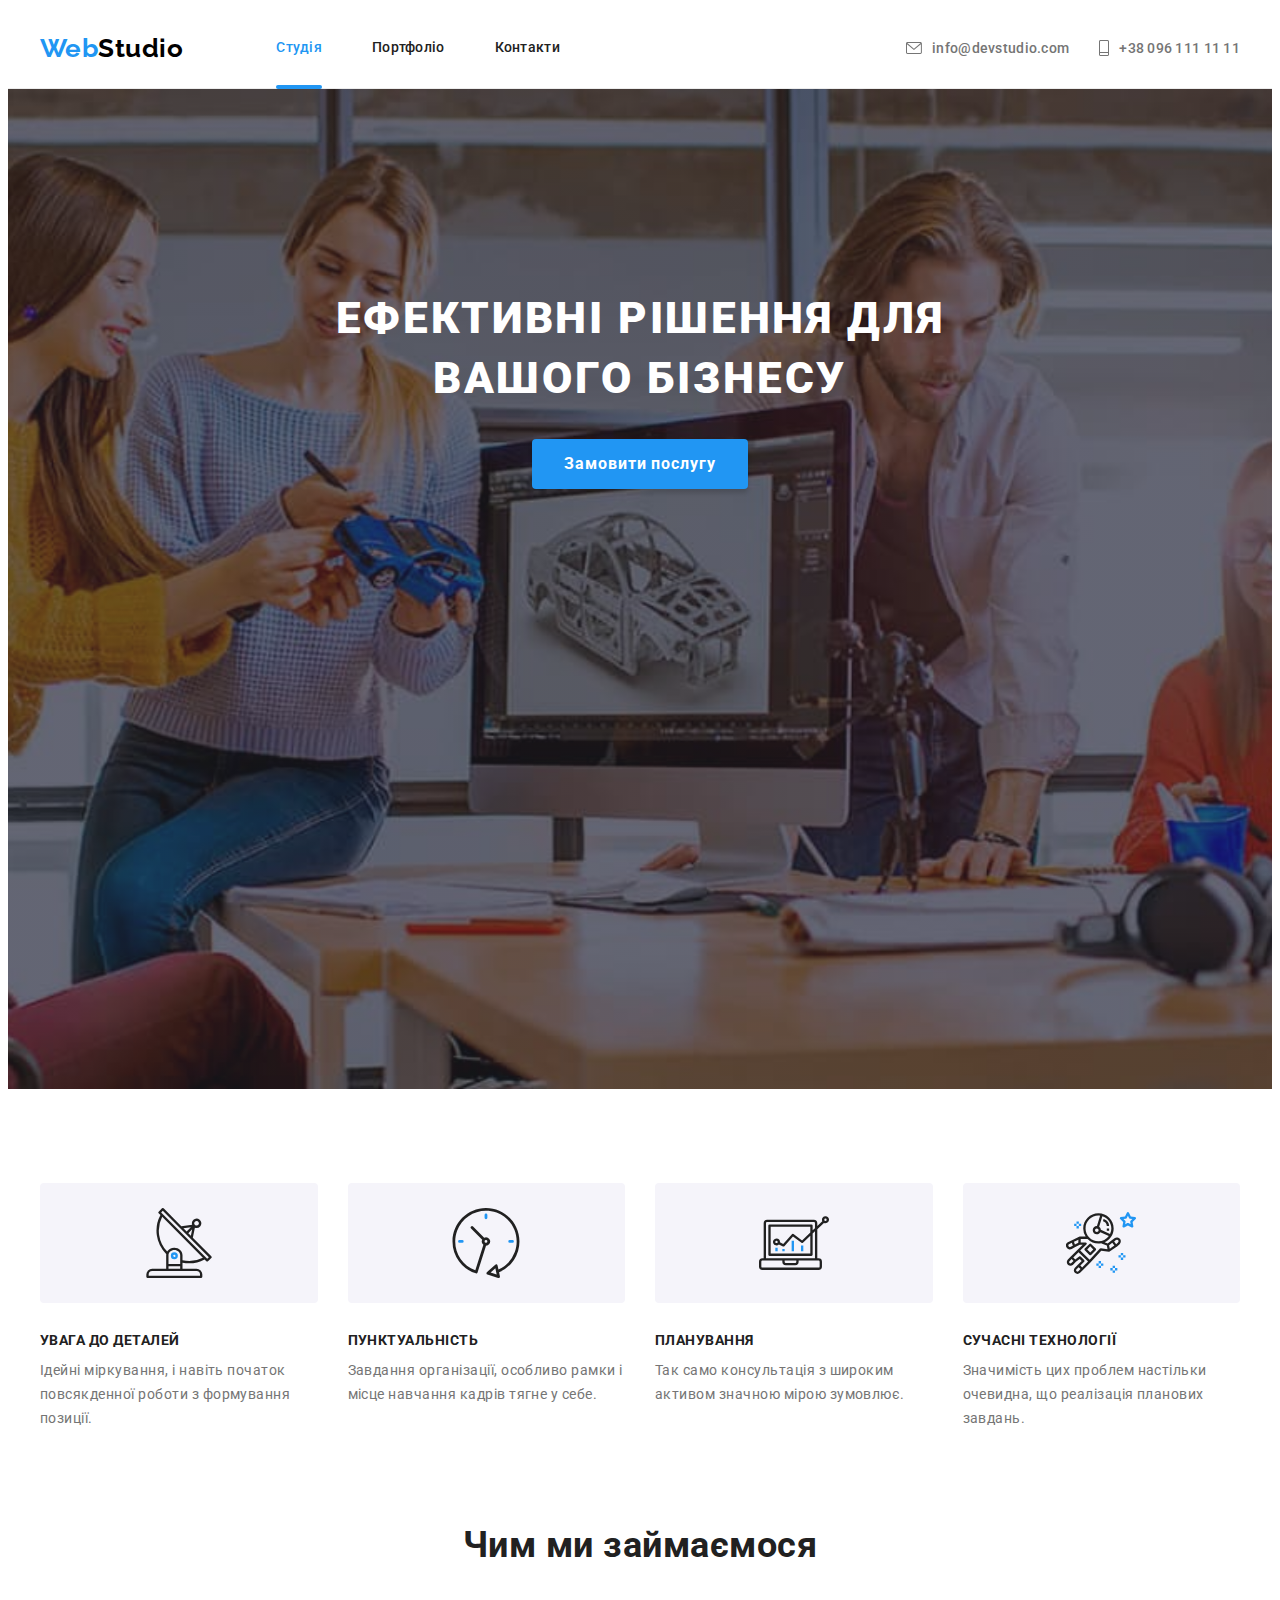
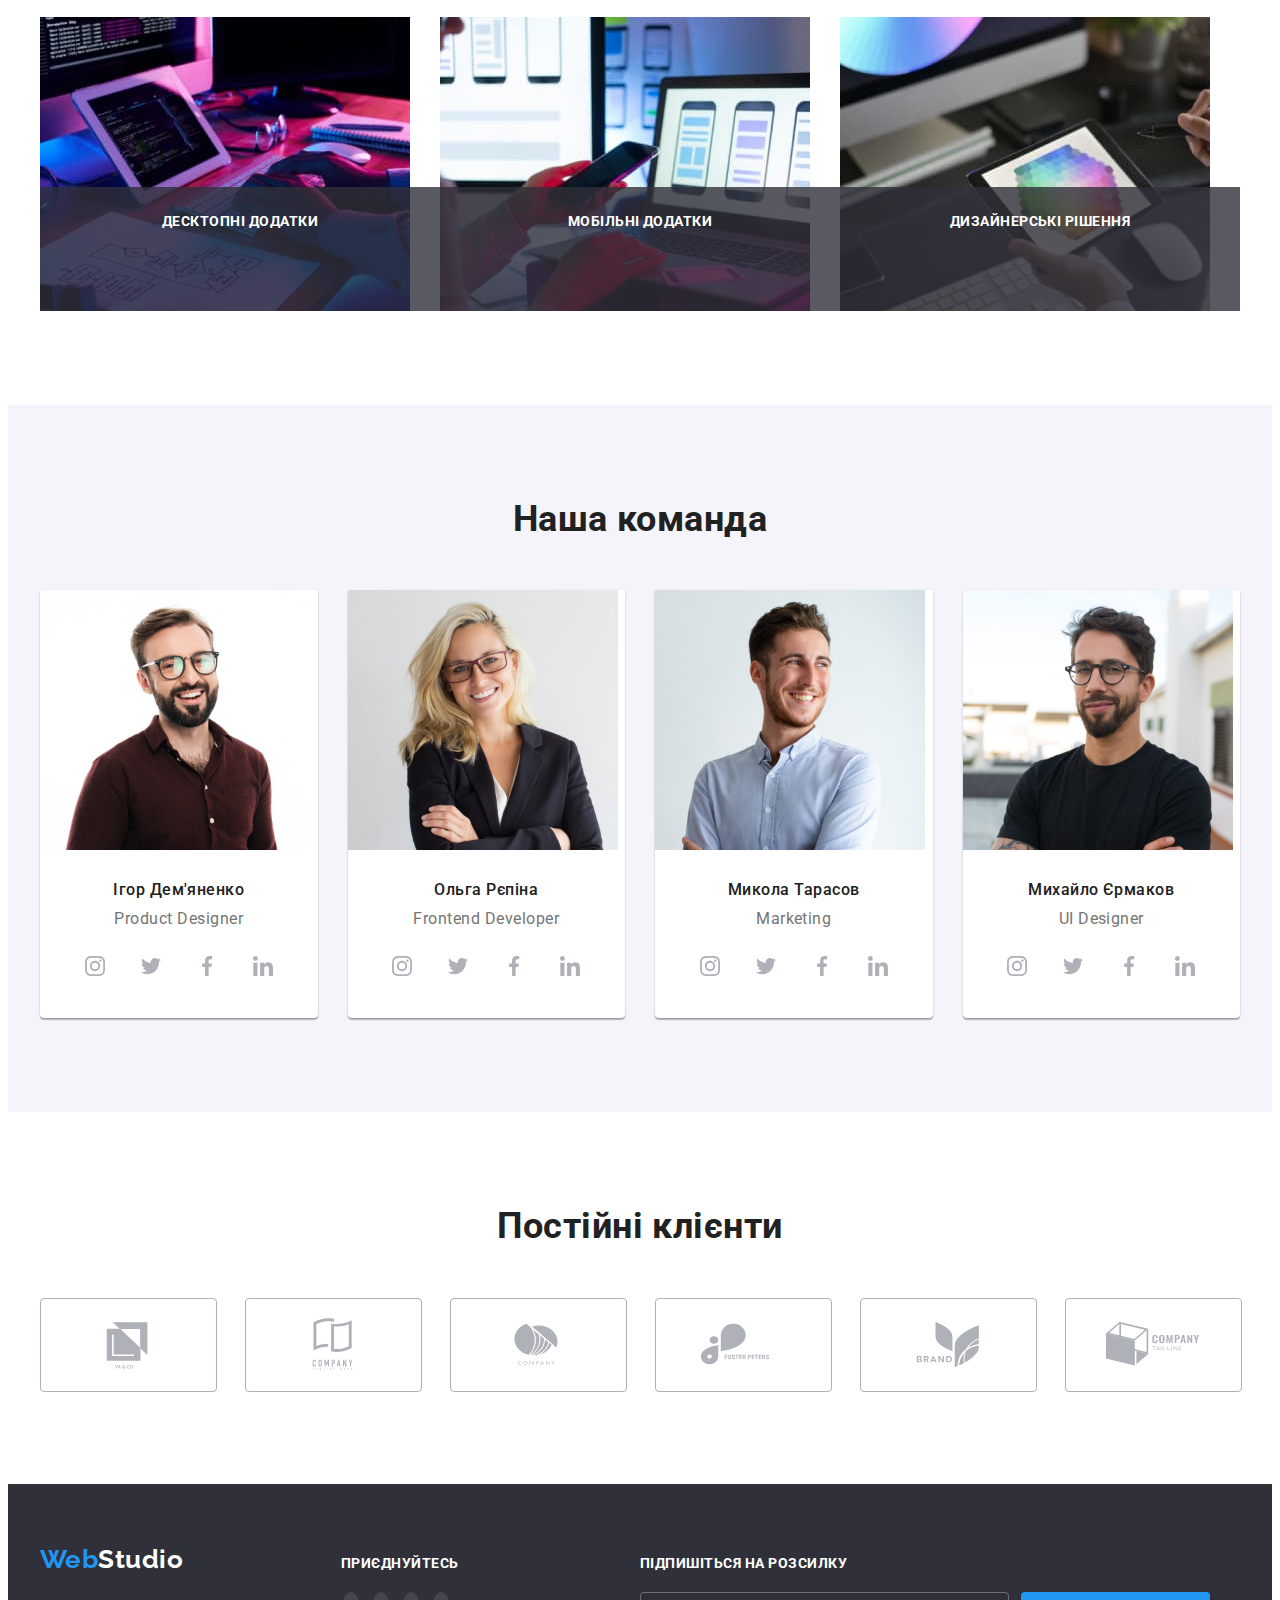
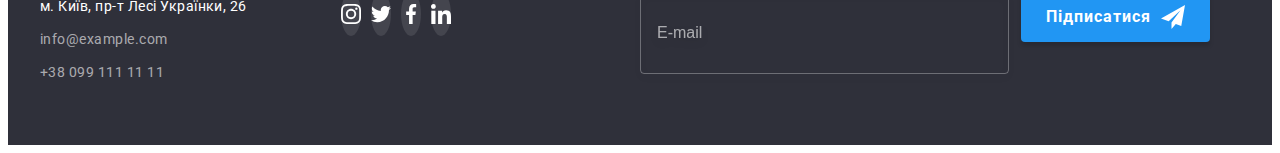
<file: index.html>
<!DOCTYPE html>
<html lang="uk">
  <head>
    <meta charset="UTF-8" />
    <meta http-equiv="X-UA-Compatible" content="IE=edge" />
    <meta name="viewport" content="width=device-width, initial-scale=1.0" />
    <title>Студія</title>
    <link rel="preconnect" href="https://fonts.googleapis.com" />
    <link rel="preconnect" href="https://fonts.gstatic.com" crossorigin />
    <link
      href="https://fonts.googleapis.com/css2?family=Raleway:wght@700&family=Roboto:wght@400;500;700;900&display=swap"
      rel="stylesheet"
    />
    <link
      rel="stylesheet"
      href="https://cdnjs.cloudflare.com/ajax/libs/modern-normalize/1.1.0/modern-normalize.min.css"
      integrity="sha512-wpPYUAdjBVSE4KJnH1VR1HeZfpl1ub8YT/NKx4PuQ5NmX2tKuGu6U/JRp5y+Y8XG2tV+wKQpNHVUX03MfMFn9Q=="
      crossorigin="anonymous"
      referrerpolicy="no-referrer"
    />
    <link rel="stylesheet" href="./css/styles.css" />
  </head>
  <body>
    <header class="header">
      <div class="container header-box">
        <nav class="nav">
          <a class="logo" href="./index.html"
            >Web<span class="header-logo">Studio</span></a
          >
          <ul class="header-nav-list list">
            <li>
              <a class="header-nav link current" href="./index.html">Студія</a>
            </li>
            <li>
              <a class="header-nav link" href="./portfolio.html">Портфоліо</a>
            </li>
            <li><a class="header-nav link" href="">Контакти</a></li>
          </ul>
        </nav>
        <ul class="header-link-list list">
          <li class="header-link-item">
            <a class="header-link link" href="mailto:info@devstudio.com"
              ><svg class="header-link-icon" width="16" height="12">
                <use href="./images/icons.svg#icon-mail"></use>
              </svg>info@devstudio.com
            </a>
          </li>
          <li class="header-link-item">
            <a class="header-link link" href="tel:+380961111111"
              ><svg class="header-link-icon" width="10" height="16">
                <use href="./images/icons.svg#icon-tel"></use>
              </svg>+38 096 111 11 11
            </a>
          </li>
        </ul>
      </div>
    </header>
    <main>
      <!--hero-->
      <section class="hero section">
        <div class="container">
          <h1 class="hero-title">Ефективні рішення для вашого бізнесу</h1>
          <button class="hero-btn btn" type="button" data-modal-open>Замовити послугу</button>
        </div>
      </section>
      <!--advantage-->
      <section class="advantage section">
        <div class="container">
          <h2 class="visually-hidden">переваги</h2>
          <ul class="advantage-list list">
            <li class="advantage-item">
              <div class="advantage-fon-icon">
                <svg class="advantage-icon" width="70" height="70">
                  <use href="./images/icons.svg#icon-antenna"></use>
                </svg>
              </div>
              <h3 class="advantage-title">Увага до деталей</h3>
              <p class="advantage-text">
                Ідейні міркування, і навіть початок повсякденної роботи з
                формування позиції.
              </p>
            </li>
            <li class="advantage-item">
              <div class="advantage-fon-icon">
                <svg class="advantage-icon" width="70" height="70">
                  <use href="./images/icons.svg#icon-clock"></use>
                </svg>
              </div>
              <h3 class="advantage-title">Пунктуальність</h3>
              <p class="advantage-text">
                Завдання організації, особливо рамки і місце навчання кадрів
                тягне у себе.
              </p>
            </li>
            <li class="advantage-item">
              <div class="advantage-fon-icon">
                <svg class="advantage-icon" width="70" height="70">
                  <use href="./images/icons.svg#icon-diagram"></use>
                </svg>
              </div>
              <h3 class="advantage-title">Планування</h3>
              <p class="advantage-text">
                Так само консультація з широким активом значною мірою зумовлює.
              </p>
            </li>
            <li class="advantage-item">
              <div class="advantage-fon-icon">
                <svg class="advantage-icon" width="70" height="70">
                  <use href="./images/icons.svg#icon-astronaut"></use>
                </svg>
              </div>
              <h3 class="advantage-title">Сучасні технології</h3>
              <p class="advantage-text">
                Значимість цих проблем настільки очевидна, що реалізація
                планових завдань.
              </p>
            </li>
          </ul>
        </div>
      </section>
      <!--work-->
      <section class="work section">
        <div class="container">
          <h2 class="work-title title">Чим ми займаємося</h2>
          <ul class="work-list list">
            <li class="work-item">
              <img
                src="./images/box1.jpg"
                alt="справа1"
                width="370"
                height="294"
              />
              <h3 class="work-item-title">Десктопні додатки</h3>
            </li>
            <li class="work-item">
              <img
                src="./images/box2.jpg"
                alt="справа2"
                width="370"
                height="294"
              />
              <h3 class="work-item-title">Мобільні додатки</h3>
            </li>
            <li class="work-item">
              <img
                src="./images/box3.jpg"
                alt="справа3"
                width="370"
                height="294"
              />
              <h3 class="work-item-title">Дизайнерські рішення</h3>
            </li>
          </ul>
        </div>
      </section>
      <!--team-->
      <section class="team section">
        <div class="container">
          <h2 class="team-title title">Наша команда</h2>
          <ul class="team-list list">
            <li class="team-item">
              <img
                src="./images/member1.jpg"
                alt="учасник1"
                width="270"
                height="260"
              />
              <div class="team-box-title">
                <h3 class="team-item-title">Ігор Дем'яненко</h3>
                <p class="team-item-text">Product Designer</p>
                <ul class="team-soc list">
                  <li class="team-soc-item">
                    <a
                      class="team-soc-link link"
                      target="_blank"
                      rel="noreferrer noopener nofollow"
                      href=""
                    >
                      <svg class="team-soc-icon" width="20" height="20">
                        <use href="./images/icons.svg#icon-instagram"></use>
                      </svg>
                    </a>
                  </li>
                  <li class="team-soc-item">
                    <a
                      class="team-soc-link link"
                      target="_blank"
                      rel="noreferrer noopener nofollow"
                      href=""
                    >
                      <svg class="team-soc-icon" width="20" height="20">
                        <use href="./images/icons.svg#icon-twitter"></use>
                      </svg>
                    </a>
                  </li>
                  <li class="team-soc-item">
                    <a
                      class="team-soc-link link"
                      target="_blank"
                      rel="noreferrer noopener nofollow"
                      href=""
                    >
                      <svg class="team-soc-icon" width="20" height="20">
                        <use href="./images/icons.svg#icon-facebook"></use>
                      </svg>
                    </a>
                  </li>
                  <li class="team-soc-item">
                    <a
                      class="team-soc-link link"
                      target="_blank"
                      rel="noreferrer noopener nofollow"
                      href=""
                    >
                      <svg class="team-soc-icon" width="20" height="20">
                        <use href="./images/icons.svg#icon-linkedin"></use>
                      </svg>
                    </a>
                  </li>
                </ul>
              </div>
            </li>
            <li class="team-item">
              <img
                src="./images/member2.jpg"
                alt="учасник2"
                width="270"
                height="260"
              />
              <div class="team-box-title">
                <h3 class="team-item-title">Ольга Рєпіна</h3>
                <p class="team-item-text">Frontend Developer</p>
                <ul class="team-soc list">
                  <li class="team-soc-item">
                    <a
                      class="team-soc-link link"
                      target="_blank"
                      rel="noreferrer noopener nofollow"
                      href=""
                    >
                      <svg class="team-soc-icon" width="20" height="20">
                        <use href="./images/icons.svg#icon-instagram"></use>
                      </svg>
                    </a>
                  </li>
                  <li class="team-soc-item">
                    <a
                      class="team-soc-link link"
                      target="_blank"
                      rel="noreferrer noopener nofollow"
                      href=""
                    >
                      <svg class="team-soc-icon" width="20" height="20">
                        <use href="./images/icons.svg#icon-twitter"></use>
                      </svg>
                    </a>
                  </li>
                  <li class="team-soc-item">
                    <a
                      class="team-soc-link link"
                      target="_blank"
                      rel="noreferrer noopener nofollow"
                      href=""
                    >
                      <svg class="team-soc-icon" width="20" height="20">
                        <use href="./images/icons.svg#icon-facebook"></use>
                      </svg>
                    </a>
                  </li>
                  <li class="team-soc-item">
                    <a
                      class="team-soc-link link"
                      target="_blank"
                      rel="noreferrer noopener nofollow"
                      href=""
                    >
                      <svg class="team-soc-icon" width="20" height="20">
                        <use href="./images/icons.svg#icon-linkedin"></use>
                      </svg>
                    </a>
                  </li>
                </ul>
              </div>
            </li>
            <li class="team-item">
              <img
                src="./images/member3.jpg"
                alt="учасник3"
                width="270"
                height="260"
              />
              <div class="team-box-title">
                <h3 class="team-item-title">Микола Тарасов</h3>
                <p class="team-item-text">Marketing</p>
                <ul class="team-soc list">
                  <li class="team-soc-item">
                    <a
                      class="team-soc-link link"
                      target="_blank"
                      rel="noreferrer noopener nofollow"
                      href=""
                    >
                      <svg class="team-soc-icon" width="20" height="20">
                        <use href="./images/icons.svg#icon-instagram"></use>
                      </svg>
                    </a>
                  </li>
                  <li class="team-soc-item">
                    <a
                      class="team-soc-link link"
                      target="_blank"
                      rel="noreferrer noopener nofollow"
                      href=""
                    >
                      <svg class="team-soc-icon" width="20" height="20">
                        <use href="./images/icons.svg#icon-twitter"></use>
                      </svg>
                    </a>
                  </li>
                  <li class="team-soc-item">
                    <a
                      class="team-soc-link link"
                      target="_blank"
                      rel="noreferrer noopener nofollow"
                      href=""
                    >
                      <svg class="team-soc-icon" width="20" height="20">
                        <use href="./images/icons.svg#icon-facebook"></use>
                      </svg>
                    </a>
                  </li>
                  <li class="team-soc-item">
                    <a
                      class="team-soc-link link"
                      target="_blank"
                      rel="noreferrer noopener nofollow"
                      href=""
                    >
                      <svg class="team-soc-icon" width="20" height="20">
                        <use href="./images/icons.svg#icon-linkedin"></use>
                      </svg>
                    </a>
                  </li>
                </ul>
              </div>
            </li>
            <li class="team-item">
              <img
                src="./images/member4.jpg"
                alt="учасник4"
                width="270"
                height="260"
              />
              <div class="team-box-title">
                <h3 class="team-item-title">Михайло Єрмаков</h3>
                <p class="team-item-text">UI Designer</p>
                <ul class="team-soc list">
                  <li class="team-soc-item">
                    <a
                      class="team-soc-link link"
                      target="_blank"
                      rel="noreferrer noopener nofollow"
                      href=""
                    >
                      <svg class="team-soc-icon" width="20" height="20">
                        <use href="./images/icons.svg#icon-instagram"></use>
                      </svg>
                    </a>
                  </li>
                  <li class="team-soc-item">
                    <a
                      class="team-soc-link link"
                      target="_blank"
                      rel="noreferrer noopener nofollow"
                      href=""
                    >
                      <svg class="team-soc-icon" width="20" height="20">
                        <use href="./images/icons.svg#icon-twitter"></use>
                      </svg>
                    </a>
                  </li>
                  <li class="team-soc-item">
                    <a
                      class="team-soc-link link"
                      target="_blank"
                      rel="noreferrer noopener nofollow"
                      href=""
                    >
                      <svg class="team-soc-icon" width="20" height="20">
                        <use href="./images/icons.svg#icon-facebook"></use>
                      </svg>
                    </a>
                  </li>
                  <li class="team-soc-item">
                    <a
                      class="team-soc-link link"
                      target="_blank"
                      rel="noreferrer noopener nofollow"
                      href=""
                    >
                      <svg class="team-soc-icon" width="20" height="20">
                        <use href="./images/icons.svg#icon-linkedin"></use>
                      </svg>
                    </a>
                  </li>
                </ul>
              </div>
            </li>
          </ul>
        </div>
      </section>
      <!--client-->
      <section class="client section">
        <div class="container">
          <h2 class="client-title title">Постійні клієнти</h2>
          <ul class="client-list list">
            <li class="client-item">
              <a
                href=""
                class="client-link link"
                target="_blank"
                rel="noreferrer noopener nofollow"
              >
                <svg class="client-icon" width="106" height="60">
                  <use href="./images/icons.svg#icon-client1"></use>
                </svg>
              </a>
            </li>
            <li class="client-item">
              <a
                href=""
                class="client-link link"
                target="_blank"
                rel="noreferrer noopener nofollow"
              >
                <svg class="client-icon" width="106" height="60">
                  <use href="./images/icons.svg#icon-client2"></use>
                </svg>
              </a>
            </li>
            <li class="client-item">
              <a
                href=""
                class="client-link link"
                target="_blank"
                rel="noreferrer noopener nofollow"
              >
                <svg class="client-icon" width="106" height="60">
                  <use href="./images/icons.svg#icon-client3"></use>
                </svg>
              </a>
            </li>
            <li class="client-item">
              <a
                href=""
                class="client-link link"
                target="_blank"
                rel="noreferrer noopener nofollow"
              >
                <svg class="client-icon" width="106" height="60">
                  <use href="./images/icons.svg#icon-client4"></use>
                </svg>
              </a>
            </li>
            <li class="client-item">
              <a
                href=""
                class="client-link link"
                target="_blank"
                rel="noreferrer noopener nofollow"
              >
                <svg class="client-icon" width="106" height="60">
                  <use href="./images/icons.svg#icon-client5"></use>
                </svg>
              </a>
            </li>
            <li class="client-item">
              <a
                href=""
                class="client-link link"
                target="_blank"
                rel="noreferrer noopener nofollow"
              >
                <svg class="client-icon" width="106" height="60">
                  <use href="./images/icons.svg#icon-client6"></use>
                </svg>
              </a>
            </li>
          </ul>
        </div>
      </section>
    </main>
    <footer class="footer">
      <div class="container footer-box">
        <div class="footer-address">
          <a class="logo" href="./index.html"
            >Web<span class="footer-logo">Studio</span>
          </a>
          <address class="address">
            <ul class="address-list list">
              <li class="address-item">
                <a
                  class="footer-nav-link link"
                  href="https://goo.gl/maps/BqAtZhTT1JkKeaT78"
                  target="_blank"
                  rel="noreferrer noopener nofollow"
                  >м. Київ, пр-т Лесі Українки, 26</a
                >
              </li>
              <li class="address-item">
                <a class="footer-nav link" href="mailto:info@example.com"
                  >info@example.com</a
                >
              </li>
              <li class="address-item">
                <a class="footer-nav link" href="tel:+380991111111"
                  >+38 099 111 11 11</a
                >
              </li>
            </ul>
          </address>
        </div>
        <div class="footer-soc">
          <p class="footer-soc-text">Приєднуйтесь</p>
          <ul class="footer-soc-list list">
            <li class="footer-soc-item">
              <a
                class="footer-soc-link link"
                target="_blank"
                rel="noreferrer noopener nofollow"
                href=""
              >
                <svg class="footer-soc-icon" width="20" height="20">
                  <use href="./images/icons.svg#icon-instagram"></use>
                </svg>
              </a>
            </li>
            <li class="footer-soc-item">
              <a
                class="footer-soc-link link"
                target="_blank"
                rel="noreferrer noopener nofollow"
                href=""
              >
                <svg class="footer-soc-icon" width="20" height="20">
                  <use href="./images/icons.svg#icon-twitter"></use>
                </svg>
              </a>
            </li>
            <li class="footer-soc-item">
              <a
                class="footer-soc-link link"
                target="_blank"
                rel="noreferrer noopener nofollow"
                href=""
              >
                <svg class="footer-soc-icon" width="20" height="20">
                  <use href="./images/icons.svg#icon-facebook"></use>
                </svg>
              </a>
            </li>
            <li class="footer-soc-item">
              <a
                class="footer-soc-link link"
                target="_blank"
                rel="noreferrer noopener nofollow"
                href=""
              >
                <svg class="footer-soc-icon" width="20" height="20">
                  <use href="./images/icons.svg#icon-linkedin"></use>
                </svg>
              </a>
            </li>
          </ul>
        </div>
        <div class="footer-form-wrap">
          <p class="footer-soc-text">Підпишіться на розсилку</p>
          <form class="footer-form">
            <input class="footer-form-input" type="email" 
              name="email" required placeholder="E-mail">
            <button class="footer-form-btn btn" type="submit">Підписатися
              <svg class="footer-form-icon" width="24" height="24">
                <use href="./images/icons.svg#icon-send"></use>
              </svg>
            </button>
          </form>
        </div>
      </div>  
    </footer>
    <!--modal -->
    <div class="backdrop is-hidden" data-modal>
      <div class="modal">
        <button class="modal-btn-close btn" data-modal-close type="button">
          <svg class="modal-icon" width="18" height="18">
            <use href="./images/icons.svg#icon-close"></use>
          </svg>
        </button>
        <p class="modal-title">Залиште свої дані, ми вам передзвонимо</p>
        <form class="modal-form">
          <label class="modal-form-label">
            Ім'я
            <span class="modal-form-wrap">
              <input class="modal-form-text" type="text" name="user-name" required>
              <svg class="modal-form-icon" width="18" height="18">
               <use href="./images/icons.svg#icon-person-black"></use>
              </svg>
            </span>
          </label>
          <label class="modal-form-label">
            Телефон
            <span class="modal-form-wrap">
              <input class="modal-form-text" type="tel" name="user-tel" required>
              <svg class="modal-form-icon" width="18" height="18">
               <use href="./images/icons.svg#icon-phone-black"></use>
              </svg>
            </span>
          </label>
          <label class="modal-form-label">
            Пошта
            <span class="modal-form-wrap">
              <input class="modal-form-text" type="email" name="user-email" required>
              <svg class="modal-form-icon" width="18" height="18">
               <use href="./images/icons.svg#icon-email-black"></use>
              </svg>
            </span>
          </label>
          <label class="modal-form-label comment">
            Коментар
            <textarea class="modal-form-text comment" name="user-comment" placeholder="Введіть текст"></textarea>
          </label>
          <div class="modal-check-wrap">
            <input class="modal-check-input visually-hidden" type="checkbox" name="user-policy"
             value="true" required id="modal-check">
            <label class="modal-check-label" for="modal-check">Погоджуюся з розсилкою та приймаю
              <a class="modal-check-contract link" href=""> Умови договору</a>
            </label> 
          </div>
          <button class="modal-btn-form btn" type="submit">Відправити</button>

        </form>
      </div>

    </div>

    <script src="./js/modal.js"></script>
  </body>
</html>
</file>
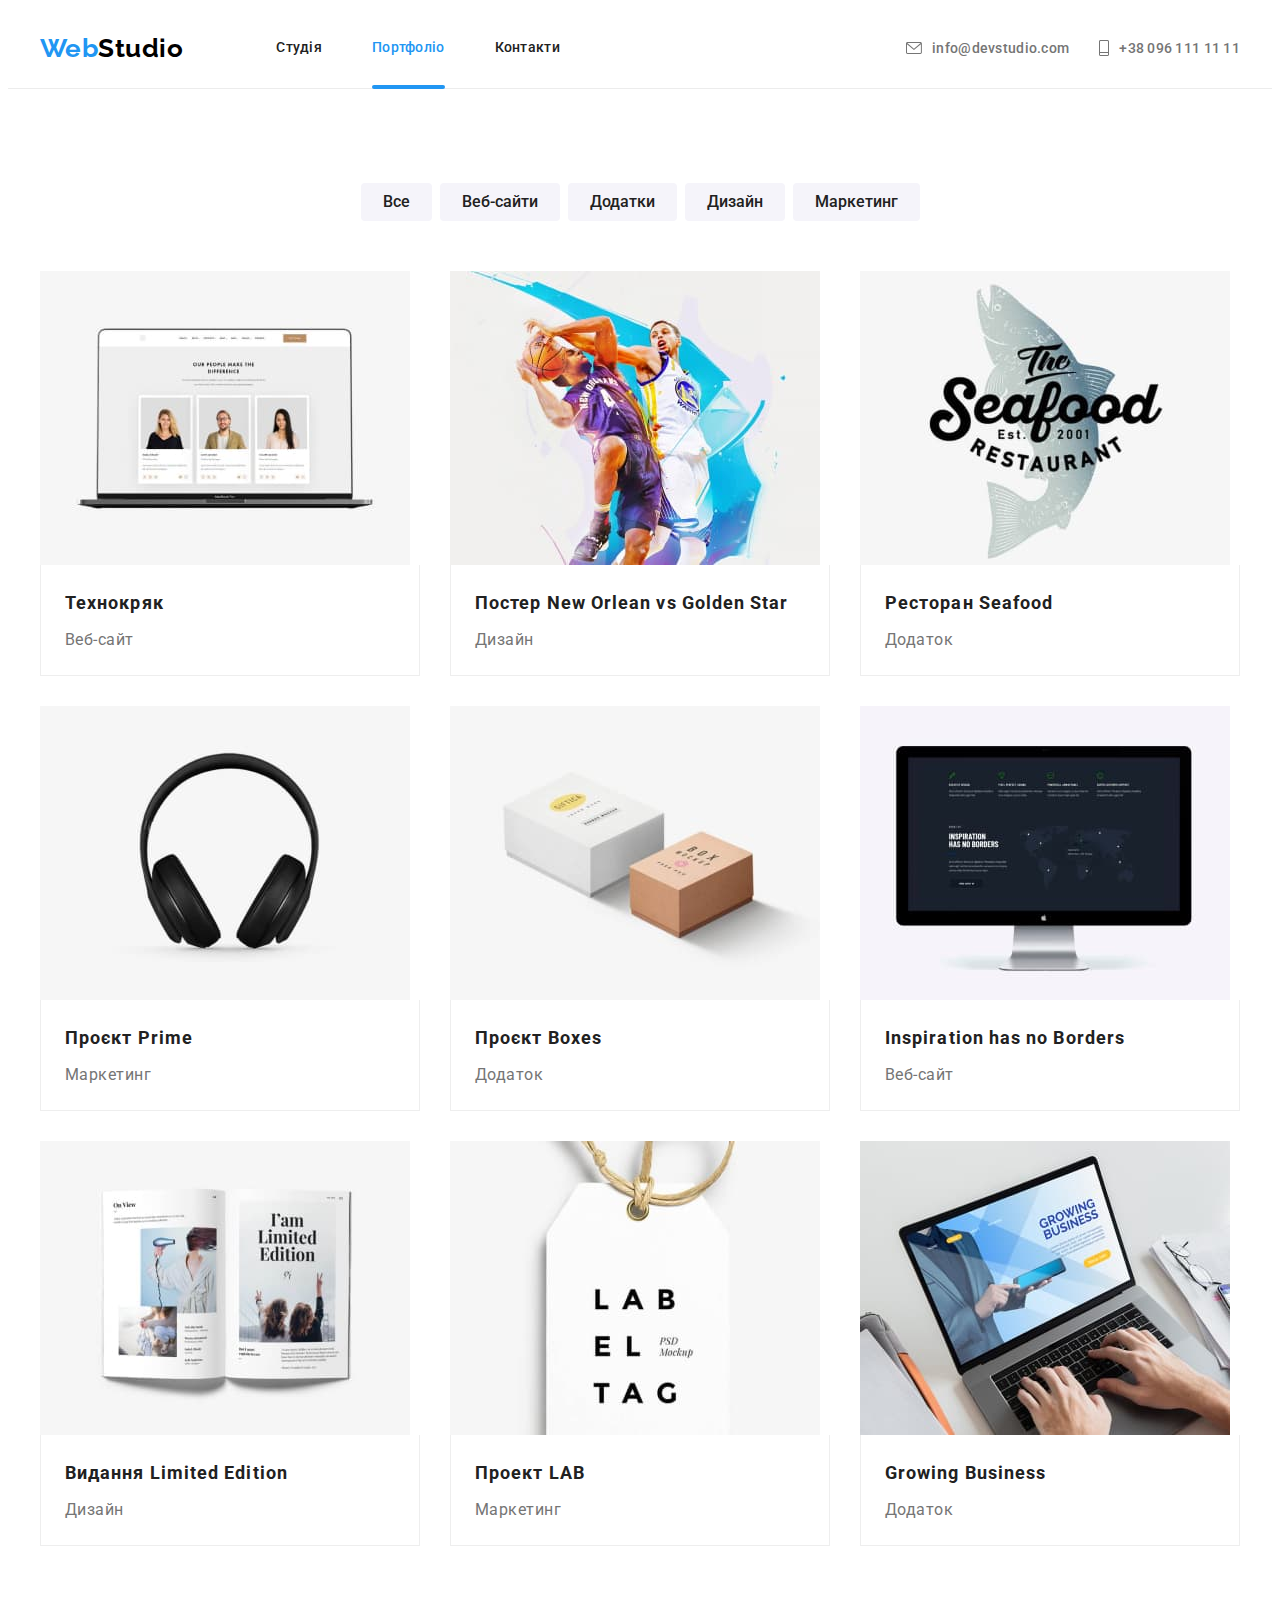
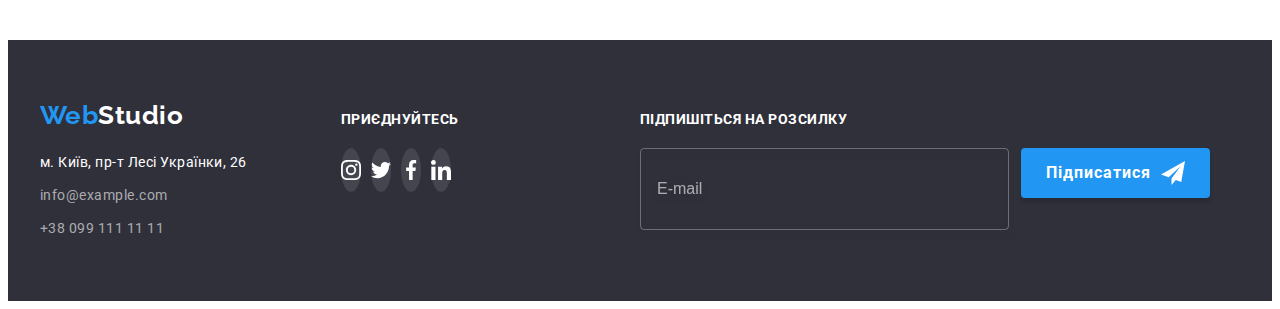
<file: portfolio.html>
<!DOCTYPE html>
<html lang="uk">
  <head>
    <meta charset="UTF-8" />
    <meta http-equiv="X-UA-Compatible" content="IE=edge" />
    <meta name="viewport" content="width=device-width, initial-scale=1.0" />
    <title>Портфоліо</title>
    <link rel="preconnect" href="https://fonts.googleapis.com" />
    <link rel="preconnect" href="https://fonts.gstatic.com" crossorigin />
    <link
      href="https://fonts.googleapis.com/css2?family=Raleway:wght@700&family=Roboto:wght@400;500;700;900&display=swap"
      rel="stylesheet"
    />
    <link
      rel="stylesheet"
      href="https://cdnjs.cloudflare.com/ajax/libs/modern-normalize/1.1.0/modern-normalize.min.css"
      integrity="sha512-wpPYUAdjBVSE4KJnH1VR1HeZfpl1ub8YT/NKx4PuQ5NmX2tKuGu6U/JRp5y+Y8XG2tV+wKQpNHVUX03MfMFn9Q=="
      crossorigin="anonymous"
      referrerpolicy="no-referrer"
    />
    <link rel="stylesheet" href="./css/styles.css" />
  </head>
  <body>
    <header class="header">
      <div class="container header-box">
        <nav class="nav">
          <a class="logo" href="./index.html"
            >Web<span class="header-logo">Studio</span></a
          >
          <ul class="header-nav-list list">
            <li>
              <a class="header-nav link" href="./index.html">Студія</a>
            </li>
            <li>
              <a class="header-nav link current" href="./portfolio.html"
                >Портфоліо</a
              >
            </li>
            <li><a class="header-nav link" href="">Контакти</a></li>
          </ul>
        </nav>
        <ul class="header-link-list list">
          <li class="header-link-item">
            <a class="header-link link" href="mailto:info@devstudio.com"
              ><svg class="header-link-icon" width="16" height="12">
                <use href="./images/icons.svg#icon-mail"></use></svg
              >info@devstudio.com
            </a>
          </li>
          <li class="header-link-item">
            <a class="header-link link" href="tel:+380961111111"
              ><svg class="header-link-icon" width="10" height="16">
                <use href="./images/icons.svg#icon-tel"></use></svg
              >+38 096 111 11 11
            </a>
          </li>
        </ul>
      </div>
    </header>
    <main>
      <section class="portfolio section">
        <div class="container">
          <h1 class="visually-hidden">портфоліо</h1>
          <ul class="list-btn list">
            <li>
              <button class="portfolio-btn btn" type="button">Все</button>
            </li>
            <li>
              <button class="portfolio-btn btn" type="button">Веб-сайти</button>
            </li>
            <li>
              <button class="portfolio-btn btn" type="button">Додатки</button>
            </li>
            <li>
              <button class="portfolio-btn btn" type="button">Дизайн</button>
            </li>
            <li>
              <button class="portfolio-btn btn" type="button">Маркетинг</button>
            </li>
          </ul>
          <ul class="portfolio-list list">
            <li class="portfolio-item">
              <a class="portfolio-box link" href="">
                <div class="box-wrap">
                  <img
                    src="./images/portfolio1.jpg"
                    alt="Проект 1"
                    width="370"
                    height="294"
                  />
                  <p class="box-wrap-text">
                    Ресурс пропонує комплексні пропозиції з різним рівнем
                    функціоналу та сервісів. Все це дозволить відвідувачу
                    отримати вичерпні відомості про компанію чи приватну особу.
                  </p>
                </div>
                <div class="box-title">
                  <h2 class="portfolio-box-title">Технокряк</h2>
                  <p class="portfolio-box-text">Веб-сайт</p>
                </div>
              </a>
            </li>
            <li class="portfolio-item">
              <a class="portfolio-box link" href="">
                <div class="box-wrap">
                  <img
                    src="./images/portfolio2.jpg"
                    alt="Проект 2"
                    width="370"
                    height="294"
                  />
                  <p class="box-wrap-text">
                    Ресурс пропонує комплексні пропозиції з різним рівнем
                    функціоналу та сервісів. Все це дозволить відвідувачу
                    отримати вичерпні відомості про компанію чи приватну особу.
                  </p>
                </div>
                <div class="box-title">
                  <h2 class="portfolio-box-title">
                    Постер New Orlean vs Golden Star
                  </h2>
                  <p class="portfolio-box-text">Дизайн</p>
                </div>
              </a>
            </li>
            <li class="portfolio-item">
              <a class="portfolio-box link" href="">
                <div class="box-wrap">
                  <img
                    src="./images/portfolio3.jpg"
                    alt="Проект 3"
                    width="370"
                    height="294"
                  />
                  <p class="box-wrap-text">
                    Ресурс пропонує комплексні пропозиції з різним рівнем
                    функціоналу та сервісів. Все це дозволить відвідувачу
                    отримати вичерпні відомості про компанію чи приватну особу.
                  </p>
                </div>
                <div class="box-title">
                  <h2 class="portfolio-box-title">Ресторан Seafood</h2>
                  <p class="portfolio-box-text">Додаток</p>
                </div>
              </a>
            </li>
            <li class="portfolio-item">
              <a class="portfolio-box link" href="">
                <div class="box-wrap">
                  <img
                    src="./images/portfolio4.jpg"
                    alt="Проект 4"
                    width="370"
                    height="294"
                  />
                  <p class="box-wrap-text">
                    Ресурс пропонує комплексні пропозиції з різним рівнем
                    функціоналу та сервісів. Все це дозволить відвідувачу
                    отримати вичерпні відомості про компанію чи приватну особу.
                  </p>
                </div>
                <div class="box-title">
                  <h2 class="portfolio-box-title">Проєкт Prime</h2>
                  <p class="portfolio-box-text">Маркетинг</p>
                </div>
              </a>
            </li>
            <li class="portfolio-item">
              <a class="portfolio-box link" href="">
                <div class="box-wrap">
                  <img
                    src="./images/portfolio5.jpg"
                    alt="Проект 5"
                    width="370"
                    height="294"
                  />
                  <p class="box-wrap-text">
                    Ресурс пропонує комплексні пропозиції з різним рівнем
                    функціоналу та сервісів. Все це дозволить відвідувачу
                    отримати вичерпні відомості про компанію чи приватну особу.
                  </p>
                </div>
                <div class="box-title">
                  <h2 class="portfolio-box-title">Проєкт Boxes</h2>
                  <p class="portfolio-box-text">Додаток</p>
                </div>
              </a>
            </li>
            <li class="portfolio-item">
              <a class="portfolio-box link" href="">
                <div class="box-wrap">
                  <img
                    src="./images/portfolio6.jpg"
                    alt="Проект 6"
                    width="370"
                    height="294"
                  />
                  <p class="box-wrap-text">
                    Ресурс пропонує комплексні пропозиції з різним рівнем
                    функціоналу та сервісів. Все це дозволить відвідувачу
                    отримати вичерпні відомості про компанію чи приватну особу.
                  </p>
                </div>
                <div class="box-title">
                  <h2 class="portfolio-box-title">
                    Inspiration has no Borders
                  </h2>
                  <p class="portfolio-box-text">Веб-сайт</p>
                </div>
              </a>
            </li>
            <li class="portfolio-item">
              <a class="portfolio-box link" href="">
                <div class="box-wrap">
                  <img
                    src="./images/portfolio7.jpg"
                    alt="Проект 7"
                    width="370"
                    height="294"
                  />
                  <p class="box-wrap-text">
                    Ресурс пропонує комплексні пропозиції з різним рівнем
                    функціоналу та сервісів. Все це дозволить відвідувачу
                    отримати вичерпні відомості про компанію чи приватну особу.
                  </p>
                </div>
                <div class="box-title">
                  <h2 class="portfolio-box-title">Видання Limited Edition</h2>
                  <p class="portfolio-box-text">Дизайн</p>
                </div>
              </a>
            </li>
            <li class="portfolio-item">
              <a class="portfolio-box link" href="">
                <div class="box-wrap">
                  <img
                    src="./images/portfolio8.jpg"
                    alt="Проект 8"
                    width="370"
                    height="294"
                  />
                  <p class="box-wrap-text">
                    Ресурс пропонує комплексні пропозиції з різним рівнем
                    функціоналу та сервісів. Все це дозволить відвідувачу
                    отримати вичерпні відомості про компанію чи приватну особу.
                  </p>
                </div>
                <div class="box-title">
                  <h2 class="portfolio-box-title">Проект LAB</h2>
                  <p class="portfolio-box-text">Маркетинг</p>
                </div>
              </a>
            </li>
            <li class="portfolio-item">
              <a class="portfolio-box link" href="">
                <div class="box-wrap">
                  <img
                    src="./images/portfolio9.jpg"
                    alt="Проект 9"
                    width="370"
                    height="294"
                  />
                  <p class="box-wrap-text">
                    Ресурс пропонує комплексні пропозиції з різним рівнем
                    функціоналу та сервісів. Все це дозволить відвідувачу
                    отримати вичерпні відомості про компанію чи приватну особу.
                  </p>
                </div>
                <div class="box-title">
                  <h2 class="portfolio-box-title">Growing Business</h2>
                  <p class="portfolio-box-text">Додаток</p>
                </div>
              </a>
            </li>
          </ul>
        </div>
      </section>
    </main>
    <footer class="footer">
      <div class="container footer-box">
        <div class="footer-address">
          <a class="logo" href="./index.html"
            >Web<span class="footer-logo">Studio</span>
          </a>
          <address class="address">
            <ul class="address-list list">
              <li class="address-item">
                <a
                  class="footer-nav-link link"
                  href="https://goo.gl/maps/BqAtZhTT1JkKeaT78"
                  target="_blank"
                  rel="noreferrer noopener nofollow"
                  >м. Київ, пр-т Лесі Українки, 26</a
                >
              </li>
              <li class="address-item">
                <a class="footer-nav link" href="mailto:info@example.com"
                  >info@example.com</a
                >
              </li>
              <li class="address-item">
                <a class="footer-nav link" href="tel:+380991111111"
                  >+38 099 111 11 11</a
                >
              </li>
            </ul>
          </address>
        </div>
        <div class="footer-soc">
          <p class="footer-soc-text">Приєднуйтесь</p>
          <ul class="footer-soc-list list">
            <li class="footer-soc-item">
              <a
                class="footer-soc-link link"
                target="_blank"
                rel="noreferrer noopener nofollow"
                href=""
              >
                <svg class="footer-soc-icon" width="20" height="20">
                  <use href="./images/icons.svg#icon-instagram"></use>
                </svg>
              </a>
            </li>
            <li class="footer-soc-item">
              <a
                class="footer-soc-link link"
                target="_blank"
                rel="noreferrer noopener nofollow"
                href=""
              >
                <svg class="footer-soc-icon" width="20" height="20">
                  <use href="./images/icons.svg#icon-twitter"></use>
                </svg>
              </a>
            </li>
            <li class="footer-soc-item">
              <a
                class="footer-soc-link link"
                target="_blank"
                rel="noreferrer noopener nofollow"
                href=""
              >
                <svg class="footer-soc-icon" width="20" height="20">
                  <use href="./images/icons.svg#icon-facebook"></use>
                </svg>
              </a>
            </li>
            <li class="footer-soc-item">
              <a
                class="footer-soc-link link"
                target="_blank"
                rel="noreferrer noopener nofollow"
                href=""
              >
                <svg class="footer-soc-icon" width="20" height="20">
                  <use href="./images/icons.svg#icon-linkedin"></use>
                </svg>
              </a>
            </li>
          </ul>
        </div>
        <div class="footer-form-wrap">
          <p class="footer-soc-text">Підпишіться на розсилку</p>
          <form class="footer-form">
            <input class="footer-form-input" type="email" 
              name="email" required placeholder="E-mail">
            <button class="footer-form-btn btn" type="submit">Підписатися
              <svg class="footer-form-icon" width="24" height="24">
                <use href="./images/icons.svg#icon-send"></use>
              </svg>
            </button>
          </form>
        </div>
      </div>  
    </footer>
  </body>
</html>
</file>
<file: css/styles.css>
:root {
  --primery-text-color: #212121;
  --second-text-color: #757575;
  --accent-color: #2196f3;
  --accent-second-color: #ffffff;
  --fill-color: #afb1b8;
  --bgc-primery: #ffffff;
  --bgc-second: #f5f4fa;
  --timing-function: cubic-bezier(0.4, 0, 0.2, 1);
  --duration: 250ms;
}

h1,
h2,
h3,
h4,
h5,
h6 {
  margin-top: 0;
}

ul,
p {
  margin-top: 0;
  margin-bottom: 0;
  padding-left: 0;
}
img {
  display: block;
  max-width: 100%;
  height: auto;
}
body {
  background: var(--bgc-primery);
  color: var(--primery-text-color);
  font-family: Roboto, sans-serif;
  letter-spacing: 0.03em;
}
.container {
  width: 1200px;
  padding-right: 15px;
  padding-left: 15px;
  margin-left: auto;
  margin-right: auto;
}
.visually-hidden {
  position: absolute;
  white-space: nowrap;
  width: 1px;
  height: 1px;
  overflow: hidden;
  border: 0;
  padding: 0;
  clip: rect(0 0 0 0);
  clip-path: inset(50%);
  margin: -1px;
}
.list {
  list-style: none;
}
.link {
  text-decoration: none;
}
.btn {
  font-family: inherit;
  cursor: pointer;
  border-radius: 4px;
  border: none;
  display: inline-block;
}
.logo {
  color: var(--accent-color);
  text-decoration: none;
  font-family: "Raleway", sans-serif;
  font-weight: 700;
  font-size: 26px;
  line-height: 1.19;
}
.title {
  font-size: 36px;
  line-height: 1.16;
  text-align: center;
  margin-bottom: 50px;
}
.section {
  padding-top: 94px;
  padding-bottom: 94px;
}

/* header */
.header {
  border-bottom: 1px solid #ececec;
}
.nav {
  display: flex;
  align-items: center;
}
.header .logo {
  margin-right: 93px;
}
.header-logo {
  color: #000000;
}
.header-nav-list .link.current {
  color: var(--accent-color);
}
.header-nav-list {
  display: flex;
  column-gap: 50px;
}
.header-box {
  display: flex;
}

.header-nav {
  color: var(--primery-text-color);
  font-weight: 500;
  font-size: 14px;
  line-height: 1.14;
  letter-spacing: 0.02em;
  transition: color var(--duration) var(--timing-function);
  position: relative;
}
.header-nav.current::after {
  content: " ";
  width: 100%;
  height: 4px;
  display: block;
  background: var(--accent-color);
  border-radius: 2px;
  position: absolute;
  bottom: -1px;
  left: 0;
}

.nav .link {
  display: block;
  padding-top: 32px;
  padding-bottom: 32px;
}

.header-link-list {
  display: flex;
  column-gap: 30px;
  margin-left: auto;
}
.header-link-item {
  align-items: center;
  fill: var(--second-text-color);
}

.header-link {
  color: var(--second-text-color);
  font-weight: 500;
  font-size: 14px;
  line-height: 1, 14;
  letter-spacing: 0.02em;
  display: flex;
  align-items: center;
  justify-content: center;
  padding-top: 32px;
  padding-bottom: 32px;
  transition: color var(--duration) var(--timing-function);
}

.header-link-icon {
  color: currentColor;
}

.header .link:hover,
.header .link:focus {
  color: var(--accent-color);
}
.header-link-icon {
  margin-right: 10px;
  fill: currentColor;
}

/* hero */
.hero {
  padding-top: 200px;
  padding-bottom: 200px;
  text-align: center;
  max-width: 1600px;
  height: 600px;
  margin-left: auto;
  margin-right: auto;
  background-color: #c4c4c4;
  background-image: linear-gradient(
      rgba(47, 48, 58, 0.4),
      rgba(47, 48, 58, 0.4)
    ),
    url(../images/hero.jpg);
  background-position: center;
  background-repeat: no-repeat;
  background-size: cover;
}

.hero-title {
  font-weight: 900;
  font-size: 44px;
  line-height: 1.36;
  text-align: center;
  letter-spacing: 0.06em;
  text-transform: uppercase;
  color: var(--accent-second-color);
  margin-bottom: 30px;
  max-width: 696px;
  margin-left: auto;
  margin-right: auto;
}
.hero-btn {
  font-weight: 700;
  font-size: 16px;
  line-height: 1.88;
  letter-spacing: 0.06em;
  color: var(--accent-second-color);
  background-color: var(--accent-color);
  padding: 10px 32px;
  min-width: 216px;
  box-shadow: 0px 4px 4px rgba(0, 0, 0, 0.15);
  transition: background-color var(--duration) var(--timing-function);
}
.hero-btn:hover,
.hero-btn:focus {
  background-color: #188ce8;
}

/* advantage */
.advantage {
  padding-bottom: 0;
}
.advantage-list {
  display: flex;
  column-gap: 30px;
}
.advantage-item {
  width: calc((100% - 90px) / 4);
}
.advantage-fon-icon {
  background-color: var(--bgc-second);
  border-radius: 4px;
  min-height: 120px;
  width: 100%;
  display: flex;
  align-items: center;
  justify-content: center;
  margin-bottom: 30px;
}

.advantage-title {
  font-size: 14px;
  line-height: 1.14;
  text-transform: uppercase;
  margin-bottom: 10px;
}
.advantage-text {
  font-size: 14px;
  line-height: 1.71;
  color: var(--second-text-color);
}
/* work */
.work-list {
  display: flex;
  column-gap: 30px;
}
.work-item {
  width: calc((100% -60px) / 3);
  position: relative;
}
.work-item-title {
  position: absolute;
  left: 0;
  bottom: 0;
  width: 100%;
  min-height: 70px;
  padding: 27px 15px;
  font-size: 14px;
  line-height: 1.14;
  text-align: center;
  text-transform: uppercase;
  color: var(--accent-second-color);
  background: rgba(47, 48, 58, 0.8);
  margin-bottom: 0;
}

/* team */
.team {
  background-color: var(--bgc-second);
}
.team-list {
  display: flex;
  column-gap: 30px;
}
.team-item {
  background-color: var(--bgc-primery);
  width: calc((100% - 90px) / 4);
  border-radius: 0px 0px 4px 4px;
  box-shadow: 0px 1px 3px rgba(0, 0, 0, 0.12), 0px 1px 1px rgba(0, 0, 0, 0.14),
    0px 2px 1px rgba(0, 0, 0, 0.2);
}
.team-box-title {
  padding: 30px 32px;
}
.team-item-title {
  font-weight: 500;
  font-size: 16px;
  line-height: 1.19;
  text-align: center;
  margin-bottom: 10px;
}
.team-item-text {
  font-size: 16px;
  line-height: 1.19;
  text-align: center;
  color: var(--second-text-color);
  margin-bottom: 16px;
}
.team-soc {
  display: flex;
  column-gap: 10px;
}
.team-soc-item {
  width: calc((100% - 30px) / 4);
  min-height: 44px;
}
.team-soc-link {
  width: 100%;
  height: 100%;
  border-radius: 50%;
  display: flex;
  align-items: center;
  justify-content: center;
  fill: var(--fill-color);
  transition: background-color var(--duration) var(--timing-function),
    fill var(--duration) var(--timing-function);
}
.team-soc-link:hover,
.team-soc-link:focus {
  background-color: var(--accent-color);
  fill: var(--accent-second-color);
}
/* client */
.client-list {
  display: flex;
  column-gap: 30px;
}
.client-item {
  width: calc((100% - 150px) / 6);
  min-height: 92px;
}
.client-link {
  display: flex;
  align-items: center;
  justify-content: center;
  width: 100%;
  height: 100%;
  border: 1px solid var(--fill-color);
  border-radius: 4px;
  fill: var(--fill-color);
  transition: border-color var(--duration) var(--timing-function),
    fill var(--duration) var(--timing-function);
}
.client-link:hover,
.client-link:focus {
  border-color: var(--accent-color);
  fill: var(--accent-color);
}

/* footer */
.footer {
  background-color: #2f303a;
  padding-top: 60px;
  padding-bottom: 60px;
}
.footer-box {
  display: flex;
  align-items: baseline;
}
.footer-address {
  margin-right: 70px;
}
.footer .logo {
  display: inline-block;
  margin-bottom: 20px;
}
.footer-logo {
  color: var(--accent-second-color);
}
.address-list {
  font-style: normal;
  font-size: 14px;
  line-height: 1.71;
}
.footer-address .link {
  display: inline-block;
  transition: color var(--duration) var(--timing-function);
}
.address-item {
  min-width: 231px;
}
.address-item:not(:first-child) {
  margin-top: 9px;
}
.footer-nav-link {
  color: var(--accent-second-color);
}
.footer-nav {
  color: rgba(255, 255, 255, 0.6);
}
.footer-address .link:hover,
.footer-address .link:focus {
  color: var(--accent-color);
}
.footer-soc-list {
  display: flex;
  column-gap: 10px;
  min-width: 206px;
}
.footer-soc-text {
  font-weight: 700;
  font-size: 14px;
  line-height: 1.14;
  text-transform: uppercase;
  color: var(--accent-second-color);
  margin-bottom: 20px;
}
.footer-soc-item {
  width: calc((100% -30px) / 4);
  min-height: 44px;
}
.footer-soc-link {
  width: 100%;
  height: 100%;
  border-radius: 50%;
  display: flex;
  align-items: center;
  justify-content: center;
  fill: var(--accent-second-color);
  background-color: rgba(255, 255, 255, 0.1);
  transition: background-color var(--duration) var(--timing-function);
}
.footer-soc-link:hover,
.footer-soc-link:focus {
  background-color: var(--accent-color);
}
.footer-form-wrap {
  margin-left: 93px;
  width: 570px;
  height: 86px;
}
.footer-form {
  display: flex;
  width: 100%;
  height: 50px;
  gap: 12px;
}
.footer-form-input {
  width: 358px;
  height: 100%;
  border: 1px solid rgba(255, 255, 255, 0.3);
  filter: drop-shadow(0px 4px 4px rgba(0, 0, 0, 0.15)); 
  border-radius: 4px;
  padding: 15px 16px;
  background-color: transparent;
  font-size: 16px;
  line-height: 1.25;
  color: rgba(255, 255, 255, 0.6);

}
.footer-form-input::placeholder {
  font-size: 16px;
  line-height: 1.25;
  color: rgba(255, 255, 255, 0.6);


}
.footer-form-btn {
  width: 200px;
  height: 100%;
  padding: 10px;
  font-weight: 700;
  font-size: 16px;
  line-height: 1.88;
  display: flex;
  align-items: center;
  justify-content: center;
  gap: 10px;
  text-align: center;
  letter-spacing: 0.06em;
  color: var(--accent-second-color);
  background-color: var(--accent-color);
  box-shadow: 0px 4px 4px rgba(0, 0, 0, 0.15);
  transition: background-color var(--duration) var(--timing-function);
}
.footer-form-btn:hover, .footer-form-btn:focus {
  background-color:  #188ce8;
}


/* portfolio */
.portfolio-btn {
  font-weight: 500;
  font-size: 16px;
  line-height: 1.63;
  color: var(--primery-text-color);
  background-color: var(--bgc-second);
  padding: 6px 22px;
  border-radius: 4px;
  transition: color var(--duration) var(--timing-function),
    background-color var(--duration) var(--timing-function),
    box-shadow var(--duration) var(--timing-function);
}
.portfolio-btn:hover,
.portfolio-btn:focus {
  color: var(--accent-second-color);
  background-color: var(--accent-color);
  box-shadow: 0px 3px 1px rgba(0, 0, 0, 0.1), 0px 1px 2px rgba(0, 0, 0, 0.08),
    0px 2px 2px rgba(0, 0, 0, 0.12);
}
.list-btn {
  display: flex;
  column-gap: 8px;
  justify-content: center;
  margin-bottom: 50px;
}
.portfolio-list {
  display: flex;
  flex-wrap: wrap;
  gap: 30px;
}
.portfolio-item {
  width: calc((100% - 60px) / 3);
}
.portfolio-box {
  display: block;
  transition: box-shadow var(--duration) var(--timing-function);
}
.portfolio-box:hover,
.portfolio-box:focus {
  box-shadow: 0px 1px 1px rgba(0, 0, 0, 0.12), 0px 4px 4px rgba(0, 0, 0, 0.06),
    1px 4px 6px rgba(0, 0, 0, 0.16);
}
.box-wrap {
  position: relative;
  overflow: hidden;
}
.box-wrap-text {
  position: absolute;
  top: 0;
  left: 0;
  transform: translateY(100%);
  transition: transform var(--duration) var(--timing-function);
  width: 100%;
  height: 100%;
  padding: 63px 24px;
  font-size: 18px;
  line-height: 1.56;
  color: var(--accent-second-color);
  background: rgba(33, 150, 243, 0.9);
}
.portfolio-box:hover .box-wrap-text,
.portfolio-box:focus .box-wrap-text {
  transform: translateY(0);
}
.box-title {
  padding: 20px 24px;
  border: 1px solid #eeeeee;
  border-top: none;
}
.portfolio-box-title {
  font-size: 18px;
  line-height: 2;
  letter-spacing: 0.06em;
  color: var(--primery-text-color);
  margin-bottom: 4px;
}
.portfolio-box-text {
  font-size: 16px;
  line-height: 1.88;
  color: var(--second-text-color);
}

/* modal */
.backdrop {
  position: fixed;
  top: 0;
  left: 0;
  transition: opacity var(--duration) var(--timing-function),
    visibility var(--duration) var(--timing-function);
  width: 100%;
  height: 100%;
  background-color: rgba(0, 0, 0, 0.2);
  opacity: 1;
  visibility: visible;
}
.backdrop.is-hidden {
  opacity: 0;
  pointer-events: none;
  visibility: hidden;
}
.modal {
  position: absolute;
  top: 50%;
  left: 50%;
  transform: translate(-50%, -50%);
  min-width: 528px;
  min-height: 581px;
  padding: 40px;
  background-color: var(--bgc-primery);
  box-shadow: 0px 1px 3px rgba(0, 0, 0, 0.12), 0px 1px 1px rgba(0, 0, 0, 0.14),
    0px 2px 1px rgba(0, 0, 0, 0.2);
  border-radius: 4px;
}

.modal-btn-close {
  position: absolute;
  top: 8px;
  right: 8px;
  transition: fill var(--duration) var(--timing-function);
  width: 30px;
  height: 30px;
  background-color: var(--bgc-primery);
  border: 1px solid rgba(0, 0, 0, 0.1);
  border-radius: 50%;
  display: flex;
  justify-content: center;
  align-items: center;
  fill: #000000;
}
.modal-btn-close:focus,
.modal-btn-close:hover {
  fill: var(--accent-color);
}
.modal-title {
  font-weight: 700;
  font-size: 20px;
  line-height: 1.15;
  text-align: center;
  margin-bottom: 12px;
}
.modal-form-label {
  display: block;
  font-size: 12px;
  line-height: 1.17;
  letter-spacing: 0.01em;
  color: var(--second-text-color);
  margin-bottom: 10px;
}
.modal-form-wrap {
  position: relative;
  margin-top: 4px;
  display: block;
  
}
.modal-form-text {
  width: 100%;
  height: 40px;
  border: 1px solid rgba(33, 33, 33, 0.2);
  border-radius: 4px;
  padding: 12px 42px;
  transition: border-color var(--duration) var(--timing-function); 
  outline: none;

}
.modal-form-icon {
  position: absolute;
  left: 12px;
  top: 50%;
  transform: translateY(-50%);
  transition: fill var(--duration) var(--timing-function);
  color: var(--primery-text-color);
}
.modal-form-text:focus {
  border-color: var(--accent-color);
}
.modal-form-text:focus + .modal-form-icon {
  fill: var(--accent-color);
}
.modal-form-label.comment {
  margin-bottom: 20px;
}
.modal-form-text.comment {
  min-height: 120px;
  padding: 12px 16px;
  margin-top: 4px;
  resize: none;
  
}
.modal-form-text .comment::placeholder {
  font-size: 12px;
  line-height: 1.17;
  letter-spacing: 0.01em;
  color: rgba(117, 117, 117, 0.5);
}
.modal-check-wrap{
  margin-bottom: 30px;
}
.modal-check-label {
  display: flex;
  justify-content: center;
  align-items: center;
  font-size: 14px;
  line-height: 1.71;
  color: var(--second-text-color);
  transition: border-color var(--duration) var(--timing-function);

}
.modal-check-label::before {
  content: ' ';
  width: 16px;
  height: 15px;
  border: 2px solid var(--primery-text-color);
  border-radius: 2px;
  margin-right: 7px;
  background-size: contain;
  transition: background-image var(--duration) var(--timing-function),
  border-color var(--duration) var(--timing-function), 
  background-origin var(--duration) var(--timing-function);
  
}

.modal-check-contract {
  color: var(--accent-color);
  margin-left: 10px;
  position: relative;
}
.modal-check-contract::after {
  content: ' ';
  display: inline-block;
  position: absolute;
  right: 0;
  bottom: 6px;
  width: calc(100% + 5px);
  height: 1px;
  background-color: var(--accent-color);
}
.modal-check-input:checked + .modal-check-label::before {
background-image: url(../images/icon-check.svg);
background-origin: border-box;
border-color: var(--accent-color);

}
.modal-check-input:focus + .modal-check-label::before {
border-color: var(--accent-color);
}
.modal-btn-form {
  display: block;
  min-width: 200px;
  min-height: 50px;
  margin: 0 auto;
  padding: 10px;
  font-weight: 700;
  font-size: 16px;
  line-height: 1.88;
  text-align: center;
  letter-spacing: 0.06em;
  color: var(--accent-second-color);
  background-color: var(--accent-color);
  box-shadow: 0px 4px 4px rgba(0, 0, 0, 0.15);
  transition: background-color var(--duration) var(--timing-function);
}
.modal-btn-form:hover, .modal-btn-form:focus {
  background-color: #188CE8;
  
}
</file>
